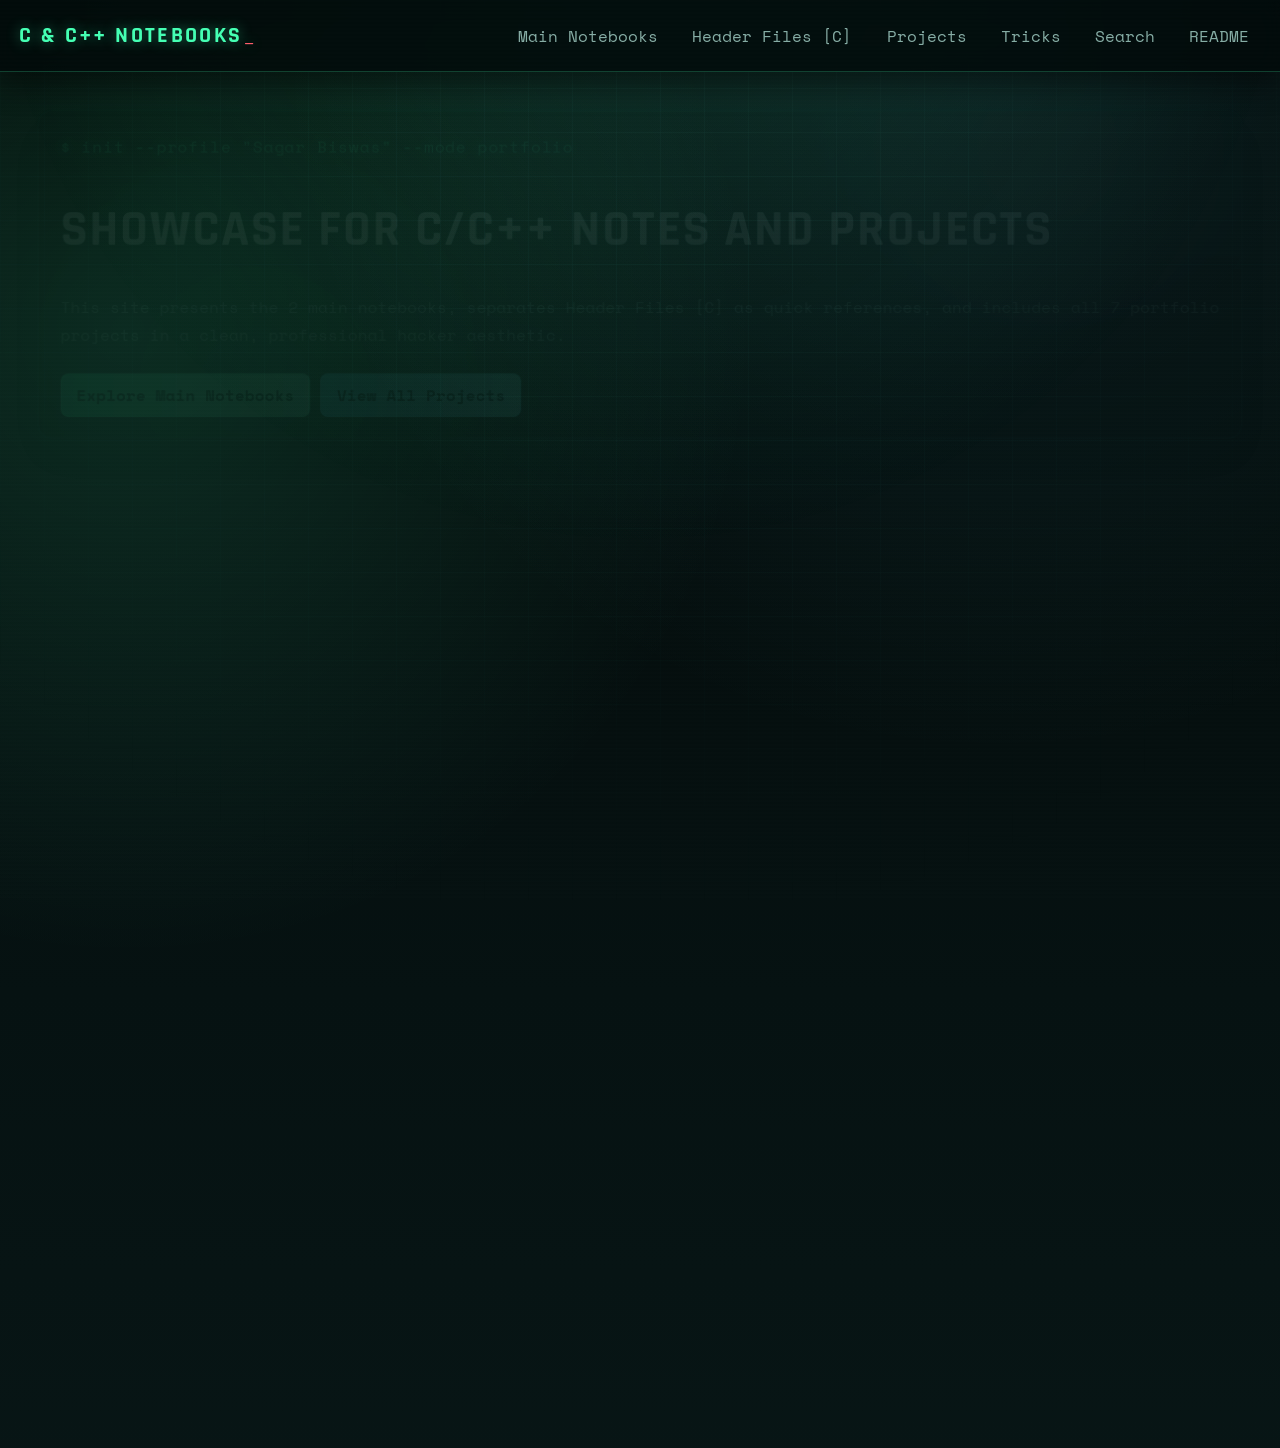
<file: index.html>
<!doctype html>
<html lang="en">

<head>
    <meta charset="utf-8" />
    <meta http-equiv="refresh" content="0; url=./docs/" />
    <meta name="viewport" content="width=device-width, initial-scale=1" />
    <title>C and C++ Notebooks | Sagar Biswas</title>
    <meta name="description"
        content="C and C++ notebooks by Sagar Biswas with core learning PDFs, C header references, and practical project walkthroughs." />
    <meta name="author" content="Sagar Biswas" />
    <meta name="robots" content="index, follow" />
    <link rel="canonical" href="https://sagarbiswas-multihat.github.io/C_Cpp-Notebooks/" />
    <link rel="alternate" type="application/atom+xml" title="C and C++ Notebooks — Sagar Biswas"
        href="https://sagarbiswas-multihat.github.io/C_Cpp-Notebooks/feed.xml" />
</head>

<body>
    <p>Redirecting to the C and C++ notebook hub...</p>
    <p>If you are not redirected, open <a href="./docs/">C and C++ Notebooks</a>.</p>
</body>

</html>
</file>
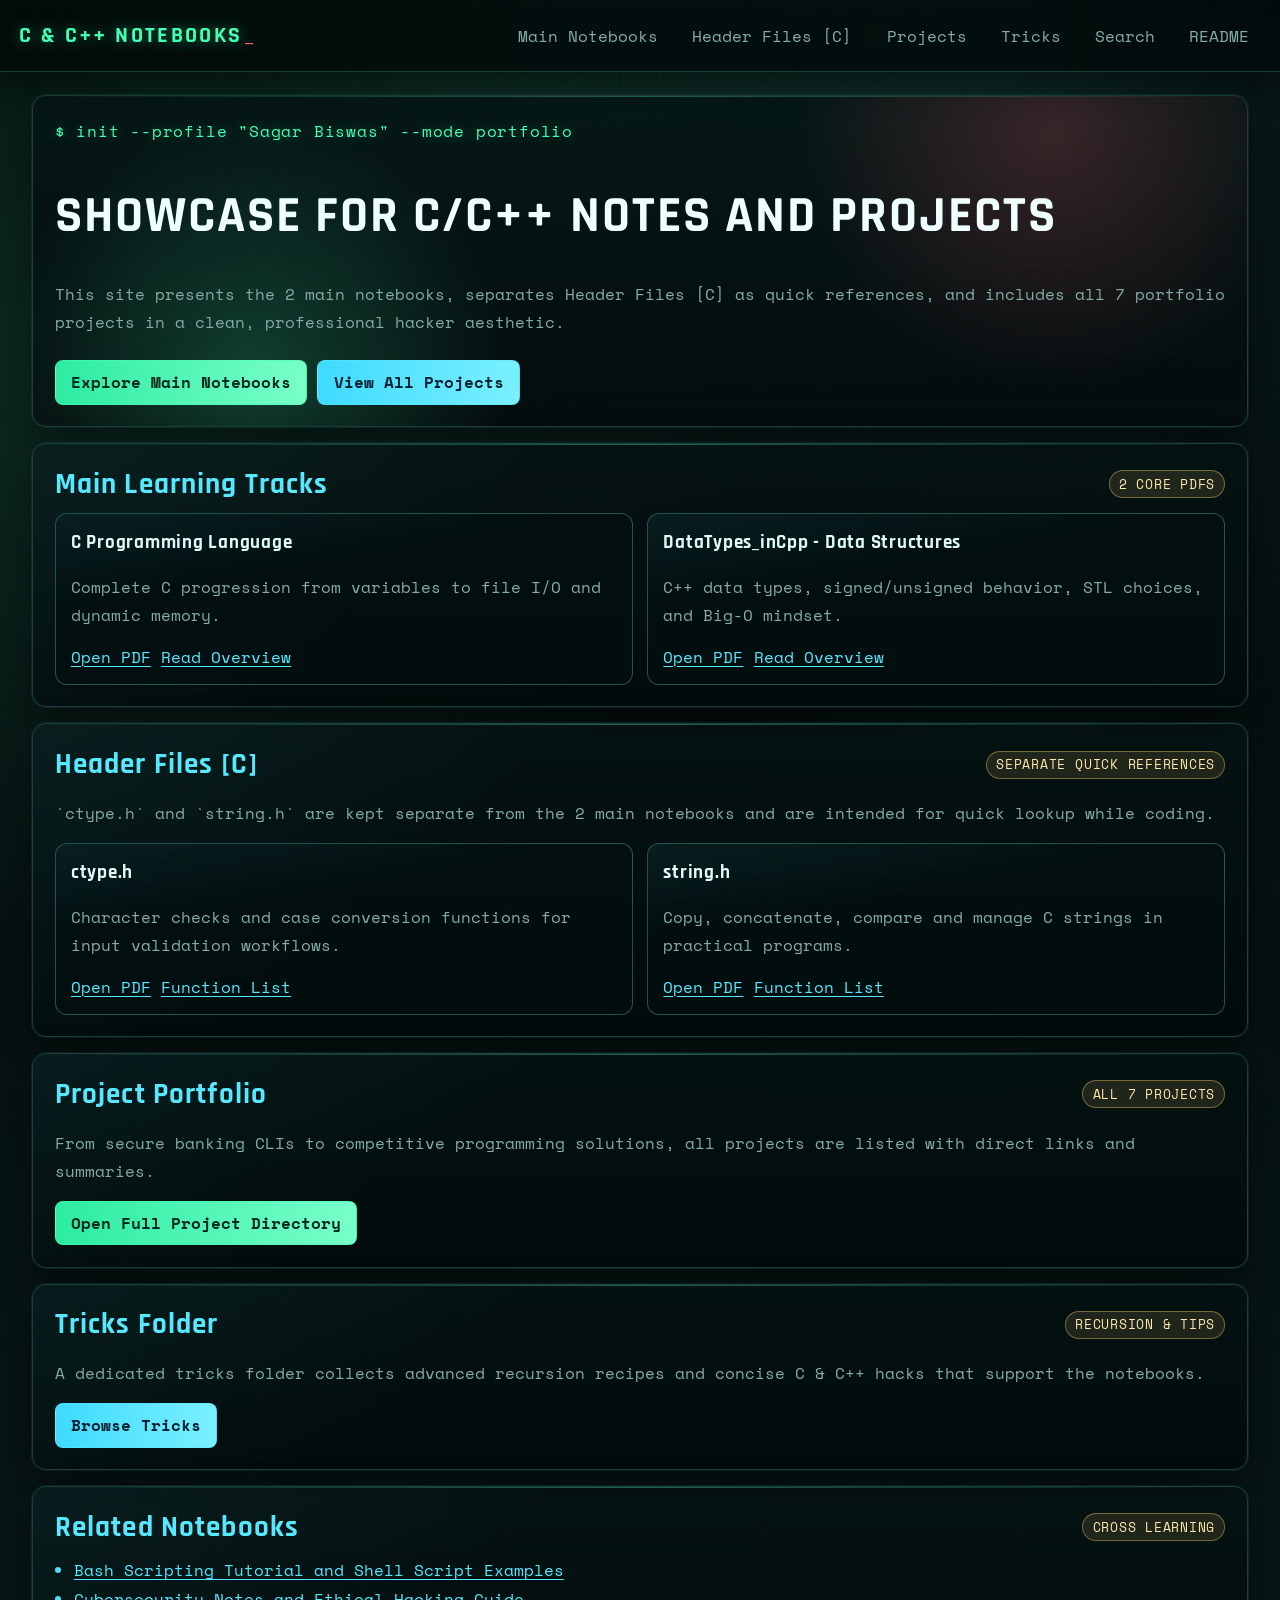
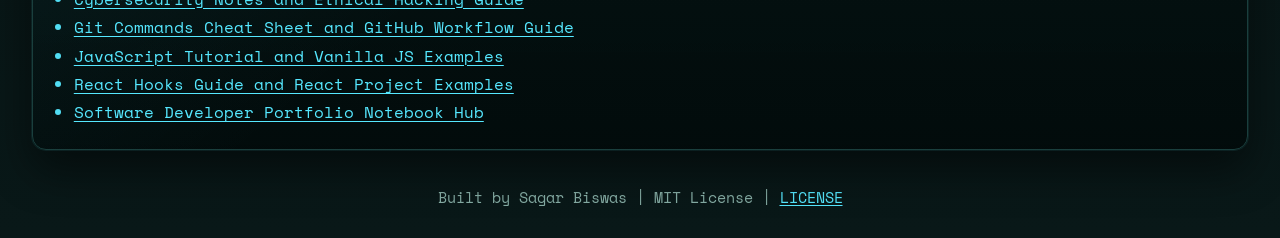
<file: docs/index.html>
<!doctype html>
<html lang="en">

<head>
  <meta charset="utf-8">
  <meta name="viewport" content="width=device-width, initial-scale=1">
  <title>C and C++ Notebooks | Sagar Biswas</title>
  <meta name="description"
    content="C and C++ notebooks by Sagar Biswas featuring core learning PDFs, C header references, hands-on CLI projects, and guided programming pages for mastery.">
  <meta name="author" content="Sagar Biswas">
  <meta name="robots" content="index, follow">
  <meta property="og:title" content="C and C++ Notebooks | Sagar Biswas">
  <meta property="og:description"
    content="Explore C and C++ notebooks, header-file references, and project walkthroughs in a single learning hub.">
  <meta property="og:type" content="website">
  <meta property="og:url" content="https://sagarbiswas-multihat.github.io/C_Cpp-Notebooks/">
  <meta property="og:image" content="https://sagarbiswas-multihat.github.io/assets/og-preview.svg">
  <meta property="og:image:alt" content="C and C++ Notebooks by Sagar Biswas">
  <meta name="twitter:card" content="summary_large_image">
  <meta name="twitter:title" content="C and C++ Notebooks | Sagar Biswas">
  <meta name="twitter:description"
    content="Practical C and C++ learning notebooks with quick-reference headers and project exercises.">
  <meta name="twitter:image" content="https://sagarbiswas-multihat.github.io/assets/og-preview.svg">
  <link rel="canonical" href="https://sagarbiswas-multihat.github.io/C_Cpp-Notebooks/">
  <link rel="alternate" type="application/atom+xml" title="C and C++ Notebooks — Sagar Biswas"
    href="https://sagarbiswas-multihat.github.io/C_Cpp-Notebooks/feed.xml">

  <script type="application/ld+json">
    {
      "@context": "https://schema.org",
      "@type": "CollectionPage",
      "name": "C and C++ Notebooks",
      "url": "https://sagarbiswas-multihat.github.io/C_Cpp-Notebooks/",
      "description": "C and C++ notebooks with reference headers and practical projects.",
      "author": {
        "@type": "Person",
        "name": "Sagar Biswas",
        "url": "https://sagarbiswas-multihat.github.io/"
      }
    }
  </script>
  <link rel="stylesheet" href="assets/css/main.css">
</head>

<body>
  <div class="scanline" aria-hidden="true"></div>

  <header class="topbar">
    <a class="brand" href="index.html">C & C++ Notebooks</a>
    <button class="menu-btn" aria-label="Toggle menu">Menu</button>
    <nav class="main-nav">
      <a href="pages/notebooks.html">Main Notebooks</a>
      <a href="pages/headers.html">Header Files [C]</a>
      <a href="pages/projects.html">Projects</a>
      <a href="pages/tricks.html">Tricks</a>
      <a href="pages/search.html">Search</a>
      <a href="../README.md">README</a>
    </nav>
  </header>

  <main>
    <section class="hero reveal">
      <p class="terminal-tag">$ init --profile "Sagar Biswas" --mode portfolio</p>
      <br>
      <h1>Showcase for C/C++ Notes and Projects</h1>
      <p class="hero-copy">
        This site presents the 2 main notebooks, separates Header Files [C] as quick references,
        and includes all 7 portfolio projects in a clean, professional hacker aesthetic.
      </p>
      <div class="cta-row">
        <a class="btn" href="pages/notebooks.html">Explore Main Notebooks</a>
        <a class="btn btn-alt" href="pages/projects.html">View All Projects</a>
      </div>
    </section>

    <section class="panel reveal">
      <div class="section-heading">
        <h2>Main Learning Tracks</h2>
        <span class="badge">2 Core PDFs</span>
      </div>
      <div class="grid">
        <article class="card">
          <h3>C Programming Language</h3>
          <p>Complete C progression from variables to file I/O and dynamic memory.</p>
          <div class="card-actions">
            <a href="../C%20Programming%20Language.pdf">Open PDF</a>
            <a href="pages/notebooks.html#c-notebook">Read Overview</a>
          </div>
        </article>
        <article class="card">
          <h3>DataTypes_inCpp - Data Structures</h3>
          <p>C++ data types, signed/unsigned behavior, STL choices, and Big-O mindset.</p>
          <div class="card-actions">
            <a href="../DataTypes_inCpp-DATA_STRUCTURES.pdf">Open PDF</a>
            <a href="pages/notebooks.html#cpp-notebook">Read Overview</a>
          </div>
        </article>
      </div>
    </section>

    <section class="panel reveal">
      <div class="section-heading">
        <h2>Header Files [C]</h2>
        <span class="badge">Separate Quick References</span>
      </div>
      <p class="muted">`ctype.h` and `string.h` are kept separate from the 2 main notebooks and are intended for quick
        lookup while coding.</p>
      <div class="grid">
        <article class="card">
          <h3>ctype.h</h3>
          <p>Character checks and case conversion functions for input validation workflows.</p>
          <div class="card-actions">
            <a href="../Header%20Files%20%5BC%5D/ctype.h%20Header%20File%20in%20C.pdf">Open PDF</a>
            <a href="pages/headers.html">Function List</a>
          </div>
        </article>
        <article class="card">
          <h3>string.h</h3>
          <p>Copy, concatenate, compare and manage C strings in practical programs.</p>
          <div class="card-actions">
            <a href="../Header%20Files%20%5BC%5D/string.h%20Header%20File%20in%20C.pdf">Open PDF</a>
            <a href="pages/headers.html">Function List</a>
          </div>
        </article>
      </div>
    </section>

    <section class="panel reveal">
      <div class="section-heading">
        <h2>Project Portfolio</h2>
        <span class="badge">All 7 Projects</span>
      </div>
      <p class="muted">From secure banking CLIs to competitive programming solutions, all projects are listed with
        direct links and summaries.</p>
      <a class="btn" href="pages/projects.html">Open Full Project Directory</a>
    </section>
    <section class="panel reveal">
      <div class="section-heading">
        <h2>Tricks Folder</h2>
        <span class="badge">Recursion & Tips</span>
      </div>
      <p class="muted">A dedicated tricks folder collects advanced recursion recipes and concise C & C++ hacks that
        support the notebooks.</p>
      <a class="btn btn-alt" href="pages/tricks.html">Browse Tricks</a>
    </section>

    <section class="panel reveal">
      <div class="section-heading">
        <h2>Related Notebooks</h2>
        <span class="badge">Cross Learning</span>
      </div>
      <nav aria-label="Related Notebooks">
        <ul class="project-list">
          <li><a href="https://sagarbiswas-multihat.github.io/BashScript-Notebooks/">Bash Scripting Tutorial and Shell
              Script Examples</a></li>
          <li><a href="https://sagarbiswas-multihat.github.io/Cybersecurity-Notebooks/">Cybersecurity Notes and Ethical
              Hacking Guide</a></li>
          <li><a href="https://sagarbiswas-multihat.github.io/GIT_and_GitHub-Notebooks/">Git Commands Cheat Sheet and
              GitHub Workflow Guide</a></li>
          <li><a href="https://sagarbiswas-multihat.github.io/JavaScript-Notebooks/">JavaScript Tutorial and Vanilla JS
              Examples</a></li>
          <li><a href="https://sagarbiswas-multihat.github.io/React-Notebooks/">React Hooks Guide and React Project
              Examples</a></li>
          <li><a href="https://sagarbiswas-multihat.github.io/notebooks/">Software Developer Portfolio Notebook Hub</a>
          </li>
        </ul>
      </nav>
    </section>
  </main>

  <footer>
    <p>Built by Sagar Biswas | MIT License | <a href="../LICENSE">LICENSE</a></p>
  </footer>

  <script src="assets/js/main.js"></script>
</body>

</html>
</file>
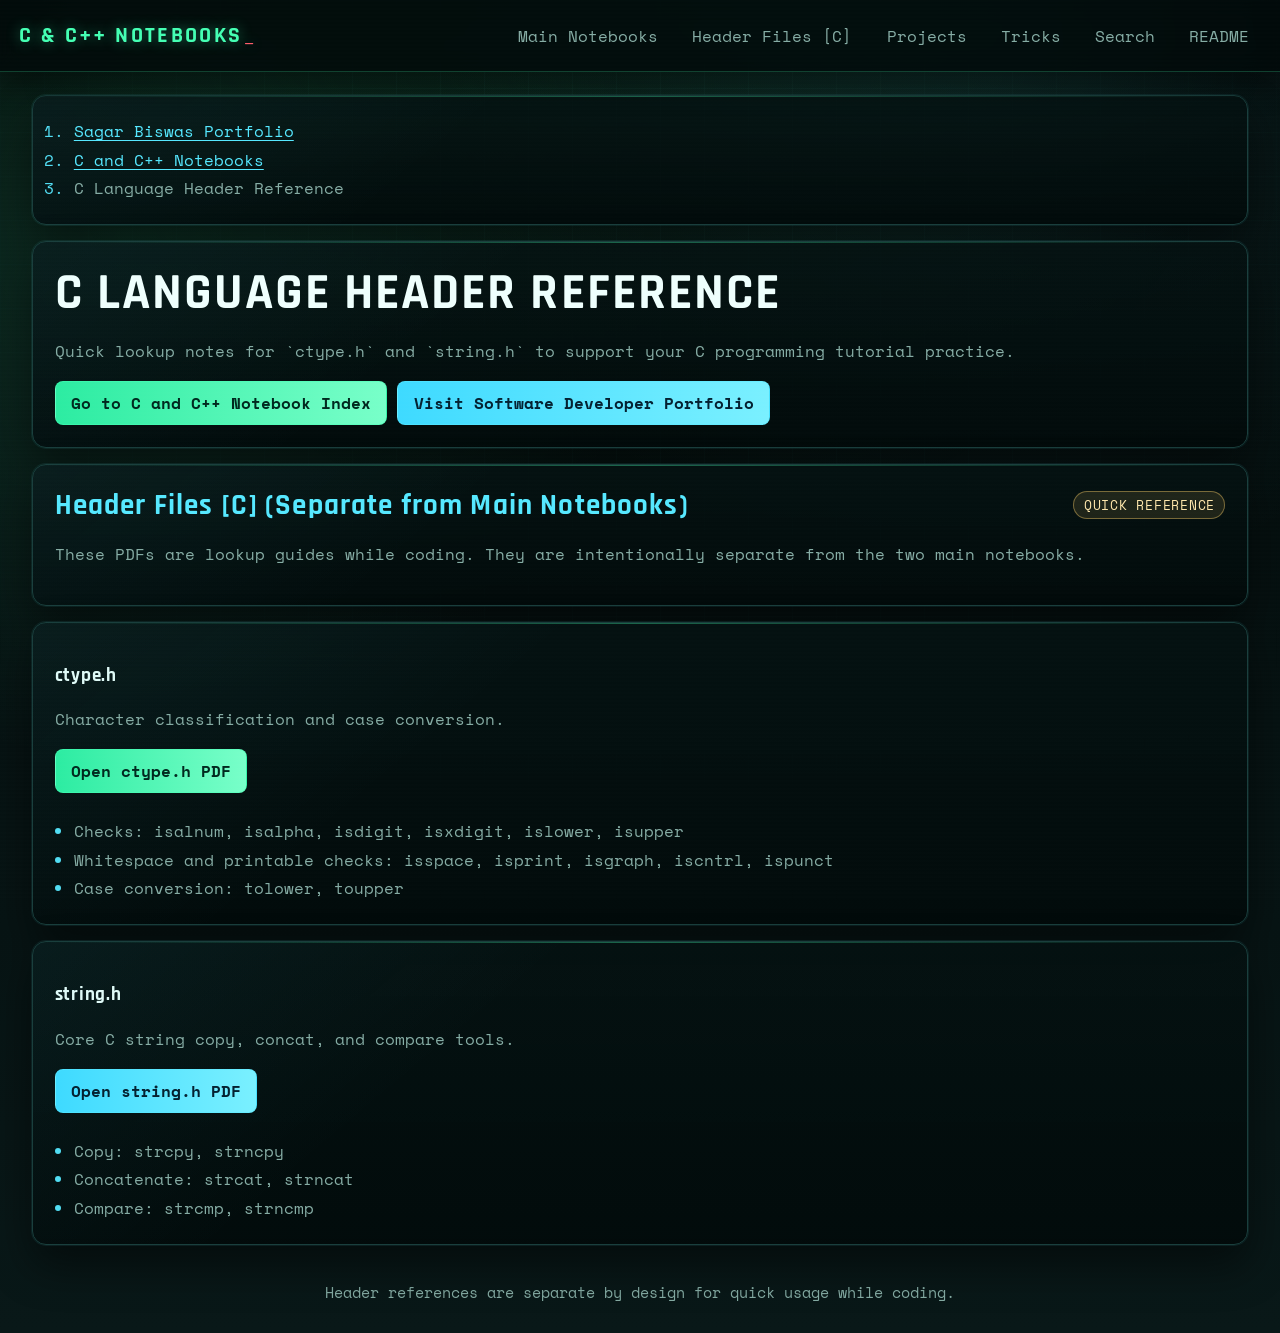
<file: docs/pages/headers.html>
<!doctype html>
<html lang="en">

<head>
    <meta charset="utf-8">
    <meta name="viewport" content="width=device-width, initial-scale=1">
    <title>C Language Header Reference | ctype.h and string.h</title>
    <meta name="description"
        content="C language header reference for ctype.h and string.h with beginner-friendly examples and quick lookup notes for C programming practice.">
    <meta name="robots" content="index,follow,max-image-preview:large">
    <link rel="canonical" href="https://sagarbiswas-multihat.github.io/C_Cpp-Notebooks/pages/headers.html">
    <link rel="alternate" type="application/atom+xml" title="C and C++ Notebooks — Sagar Biswas"
        href="https://sagarbiswas-multihat.github.io/C_Cpp-Notebooks/feed.xml">
    <script type="application/ld+json">
            {
                "@context": "https://schema.org",
                "@type": "BreadcrumbList",
                "itemListElement": [
                    {
                        "@type": "ListItem",
                        "position": 1,
                        "name": "Sagar Biswas Portfolio",
                        "item": "https://sagarbiswas-multihat.github.io/"
                    },
                    {
                        "@type": "ListItem",
                        "position": 2,
                        "name": "C and C++ Notebooks",
                        "item": "https://sagarbiswas-multihat.github.io/C_Cpp-Notebooks/"
                    },
                    {
                        "@type": "ListItem",
                        "position": 3,
                        "name": "C Language Header Reference",
                        "item": "https://sagarbiswas-multihat.github.io/C_Cpp-Notebooks/pages/headers.html"
                    }
                ]
            }
        </script>
    <script type="application/ld+json">
            {
                "@context": "https://schema.org",
                "@type": "TechArticle",
                "headline": "C Language Header Reference",
                "description": "C language header reference for ctype.h and string.h with beginner-friendly examples and quick lookup notes for C programming practice.",
                "author": {
                    "@type": "Person",
                    "name": "Sagar Biswas",
                    "url": "https://sagarbiswas-multihat.github.io/"
                },
                "publisher": {
                    "@type": "Person",
                    "name": "Sagar Biswas"
                },
                "datePublished": "2026-03-15",
                "dateModified": "2026-03-15",
                "mainEntityOfPage": "https://sagarbiswas-multihat.github.io/C_Cpp-Notebooks/pages/headers.html",
                "keywords": "C programming tutorial, C language examples for beginners, C header files",
                "articleSection": "C and C++ Notebooks"
            }
        </script>
    <link rel="stylesheet" href="../assets/css/main.css">
</head>

<body>
    <div class="scanline" aria-hidden="true"></div>
    <header class="topbar">
        <a class="brand" href="../index.html">C & C++ Notebooks</a>
        <button class="menu-btn" aria-label="Toggle menu">Menu</button>
        <nav class="main-nav">
            <a href="notebooks.html">Main Notebooks</a>
            <a href="headers.html">Header Files [C]</a>
            <a href="projects.html">Projects</a>
            <a href="tricks.html">Tricks</a>
            <a href="search.html">Search</a>
            <a href="../../README.md">README</a>
        </nav>
    </header>

    <main>
        <nav aria-label="Breadcrumb" class="panel reveal" style="margin-bottom: 1rem;">
            <ol class="project-list">
                <li><a href="https://sagarbiswas-multihat.github.io/">Sagar Biswas Portfolio</a></li>
                <li><a href="https://sagarbiswas-multihat.github.io/C_Cpp-Notebooks/">C and C++ Notebooks</a></li>
                <li>C Language Header Reference</li>
            </ol>
        </nav>

        <section class="panel reveal">
            <h1>C Language Header Reference</h1>
            <p class="muted">Quick lookup notes for `ctype.h` and `string.h` to support your C programming tutorial
                practice.</p>
            <div class="card-actions">
                <a class="btn" href="https://sagarbiswas-multihat.github.io/C_Cpp-Notebooks/">Go to C and C++ Notebook
                    Index</a>
                <a class="btn btn-alt" href="https://sagarbiswas-multihat.github.io/">Visit Software Developer
                    Portfolio</a>
            </div>
        </section>

        <section class="panel reveal">
            <div class="section-heading">
                <h2>Header Files [C] (Separate from Main Notebooks)</h2>
                <span class="badge">Quick Reference</span>
            </div>
            <p class="muted">These PDFs are lookup guides while coding. They are intentionally separate from the two
                main notebooks.</p>
        </section>

        <section class="panel reveal">
            <h3>ctype.h</h3>
            <p class="muted">Character classification and case conversion.</p>
            <div class="card-actions">
                <a class="btn" href="../../Header%20Files%20%5BC%5D/ctype.h%20Header%20File%20in%20C.pdf">Open ctype.h
                    PDF</a>
            </div>
            <br>
            <ul class="project-list">
                <li>Checks: isalnum, isalpha, isdigit, isxdigit, islower, isupper</li>
                <li>Whitespace and printable checks: isspace, isprint, isgraph, iscntrl, ispunct</li>
                <li>Case conversion: tolower, toupper</li>
            </ul>
        </section>

        <section class="panel reveal">
            <h3>string.h</h3>
            <p class="muted">Core C string copy, concat, and compare tools.</p>
            <div class="card-actions">
                <a class="btn btn-alt" href="../../Header%20Files%20%5BC%5D/string.h%20Header%20File%20in%20C.pdf">Open
                    string.h PDF</a>
            </div>
            <br>
            <ul class="project-list">
                <li>Copy: strcpy, strncpy</li>
                <li>Concatenate: strcat, strncat</li>
                <li>Compare: strcmp, strncmp</li>
            </ul>
        </section>
    </main>

    <footer>
        <p>Header references are separate by design for quick usage while coding.</p>
    </footer>

    <script src="../assets/js/main.js"></script>
</body>

</html>
</file>
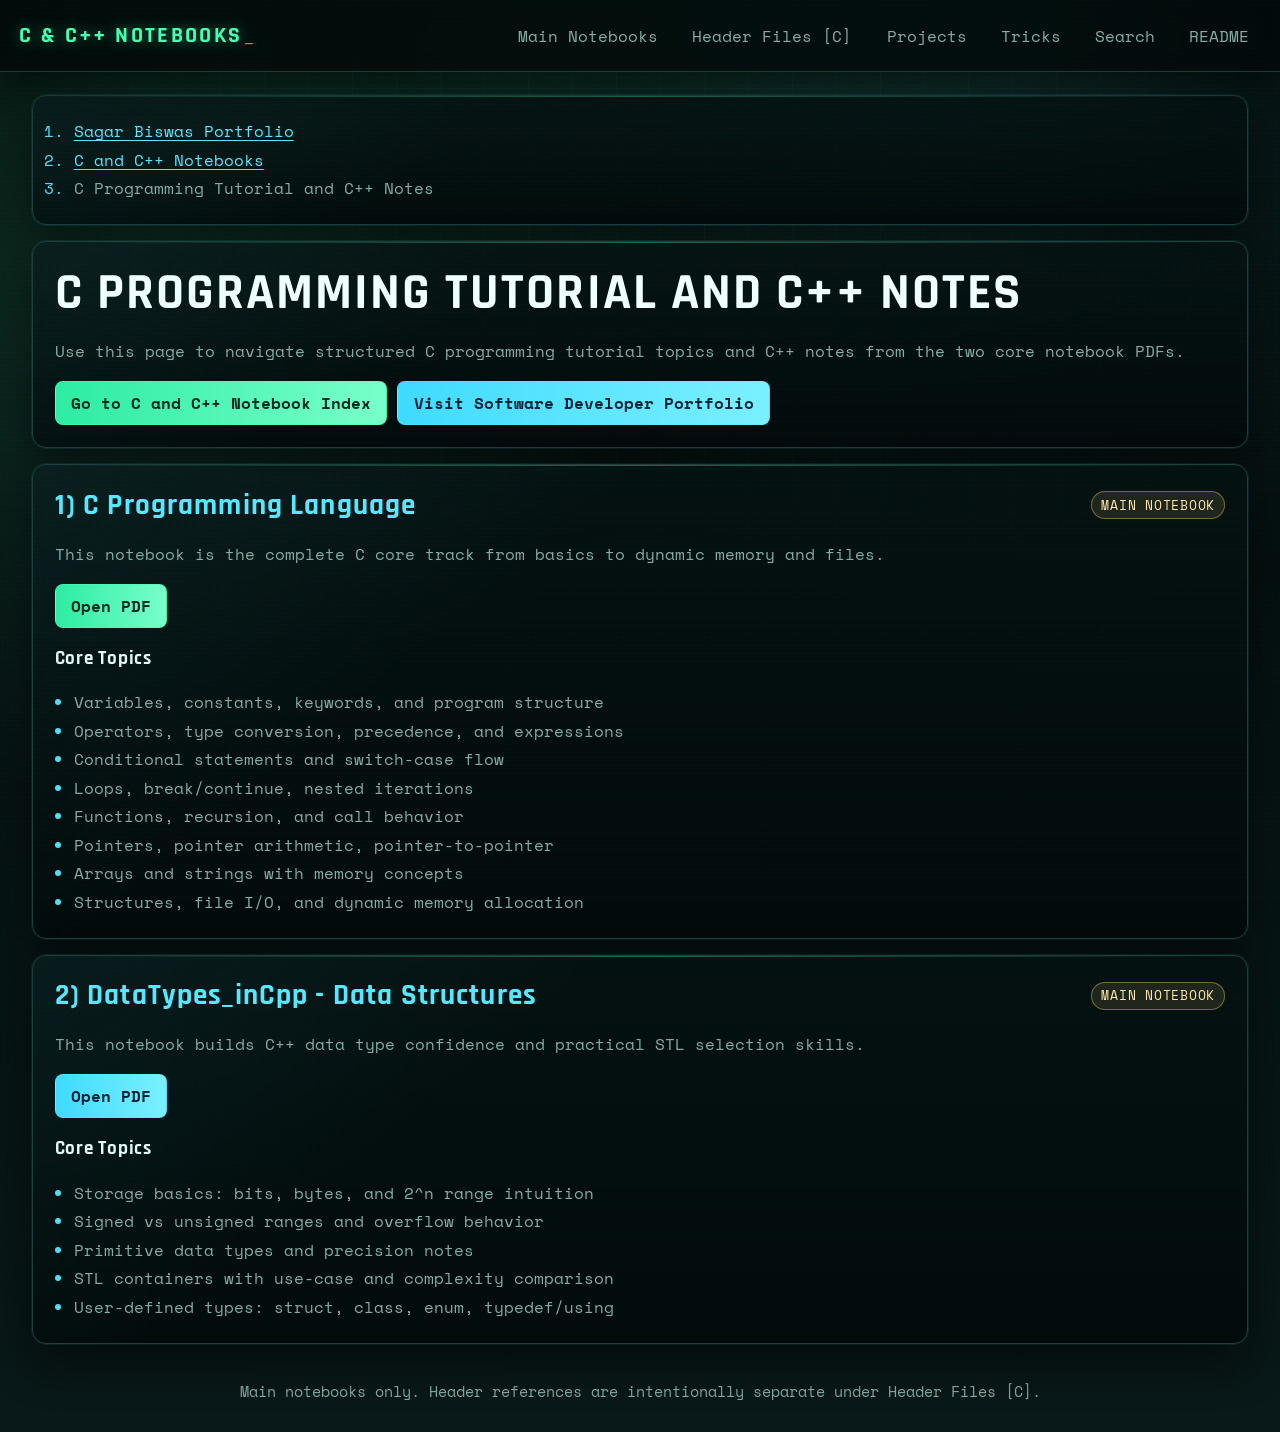
<file: docs/pages/notebooks.html>
<!doctype html>
<html lang="en">

<head>
    <meta charset="utf-8">
    <meta name="viewport" content="width=device-width, initial-scale=1">
    <title>C Programming Tutorial and C++ Notes | Main Notebooks</title>
    <meta name="description"
        content="C programming tutorial and C++ notes with core topics, subtopics, and direct notebook links for beginner to intermediate learners.">
    <meta name="robots" content="index,follow,max-image-preview:large">
    <link rel="canonical" href="https://sagarbiswas-multihat.github.io/C_Cpp-Notebooks/pages/notebooks.html">
    <link rel="alternate" type="application/atom+xml" title="C and C++ Notebooks — Sagar Biswas"
        href="https://sagarbiswas-multihat.github.io/C_Cpp-Notebooks/feed.xml">
    <script type="application/ld+json">
            {
                "@context": "https://schema.org",
                "@type": "BreadcrumbList",
                "itemListElement": [
                    {
                        "@type": "ListItem",
                        "position": 1,
                        "name": "Sagar Biswas Portfolio",
                        "item": "https://sagarbiswas-multihat.github.io/"
                    },
                    {
                        "@type": "ListItem",
                        "position": 2,
                        "name": "C and C++ Notebooks",
                        "item": "https://sagarbiswas-multihat.github.io/C_Cpp-Notebooks/"
                    },
                    {
                        "@type": "ListItem",
                        "position": 3,
                        "name": "C Programming Tutorial and C++ Notes",
                        "item": "https://sagarbiswas-multihat.github.io/C_Cpp-Notebooks/pages/notebooks.html"
                    }
                ]
            }
        </script>
    <script type="application/ld+json">
            {
                "@context": "https://schema.org",
                "@type": "TechArticle",
                "headline": "C Programming Tutorial and C++ Notes",
                "description": "C programming tutorial and C++ notes with core topics, subtopics, and direct notebook links for beginner to intermediate learners.",
                "author": {
                    "@type": "Person",
                    "name": "Sagar Biswas",
                    "url": "https://sagarbiswas-multihat.github.io/"
                },
                "publisher": {
                    "@type": "Person",
                    "name": "Sagar Biswas"
                },
                "datePublished": "2026-03-15",
                "dateModified": "2026-03-15",
                "mainEntityOfPage": "https://sagarbiswas-multihat.github.io/C_Cpp-Notebooks/pages/notebooks.html",
                "keywords": "C programming tutorial, C++ notes, C language examples for beginners",
                "articleSection": "C and C++ Notebooks"
            }
        </script>
    <link rel="stylesheet" href="../assets/css/main.css">
</head>

<body>
    <div class="scanline" aria-hidden="true"></div>
    <header class="topbar">
        <a class="brand" href="../index.html">C & C++ Notebooks</a>
        <button class="menu-btn" aria-label="Toggle menu">Menu</button>
        <nav class="main-nav">
            <a href="notebooks.html">Main Notebooks</a>
            <a href="headers.html">Header Files [C]</a>
            <a href="projects.html">Projects</a>
            <a href="tricks.html">Tricks</a>
            <a href="search.html">Search</a>
            <a href="../../README.md">README</a>
        </nav>
    </header>

    <main>
        <nav aria-label="Breadcrumb" class="panel reveal" style="margin-bottom: 1rem;">
            <ol class="project-list">
                <li><a href="https://sagarbiswas-multihat.github.io/">Sagar Biswas Portfolio</a></li>
                <li><a href="https://sagarbiswas-multihat.github.io/C_Cpp-Notebooks/">C and C++ Notebooks</a></li>
                <li>C Programming Tutorial and C++ Notes</li>
            </ol>
        </nav>

        <section class="panel reveal">
            <h1>C Programming Tutorial and C++ Notes</h1>
            <p class="muted">Use this page to navigate structured C programming tutorial topics and C++ notes from the
                two core notebook PDFs.</p>
            <div class="card-actions">
                <a class="btn" href="https://sagarbiswas-multihat.github.io/C_Cpp-Notebooks/">Go to C and C++ Notebook
                    Index</a>
                <a class="btn btn-alt" href="https://sagarbiswas-multihat.github.io/">Visit Software Developer
                    Portfolio</a>
            </div>
        </section>

        <section class="panel reveal" id="c-notebook">
            <div class="section-heading">
                <h2>1) C Programming Language</h2>
                <span class="badge">Main Notebook</span>
            </div>
            <p class="muted">This notebook is the complete C core track from basics to dynamic memory and files.</p>
            <div class="card-actions">
                <a class="btn" href="../../C%20Programming%20Language.pdf">Open PDF</a>
            </div>
            <h3>Core Topics</h3>
            <ul class="project-list">
                <li>Variables, constants, keywords, and program structure</li>
                <li>Operators, type conversion, precedence, and expressions</li>
                <li>Conditional statements and switch-case flow</li>
                <li>Loops, break/continue, nested iterations</li>
                <li>Functions, recursion, and call behavior</li>
                <li>Pointers, pointer arithmetic, pointer-to-pointer</li>
                <li>Arrays and strings with memory concepts</li>
                <li>Structures, file I/O, and dynamic memory allocation</li>
            </ul>
        </section>

        <section class="panel reveal" id="cpp-notebook">
            <div class="section-heading">
                <h2>2) DataTypes_inCpp - Data Structures</h2>
                <span class="badge">Main Notebook</span>
            </div>
            <p class="muted">This notebook builds C++ data type confidence and practical STL selection skills.</p>
            <div class="card-actions">
                <a class="btn btn-alt" href="../../DataTypes_inCpp-DATA_STRUCTURES.pdf">Open PDF</a>
            </div>
            <h3>Core Topics</h3>
            <ul class="project-list">
                <li>Storage basics: bits, bytes, and 2^n range intuition</li>
                <li>Signed vs unsigned ranges and overflow behavior</li>
                <li>Primitive data types and precision notes</li>
                <li>STL containers with use-case and complexity comparison</li>
                <li>User-defined types: struct, class, enum, typedef/using</li>
            </ul>
        </section>
    </main>

    <footer>
        <p>Main notebooks only. Header references are intentionally separate under Header Files [C].</p>
    </footer>

    <script src="../assets/js/main.js"></script>
</body>

</html>
</file>
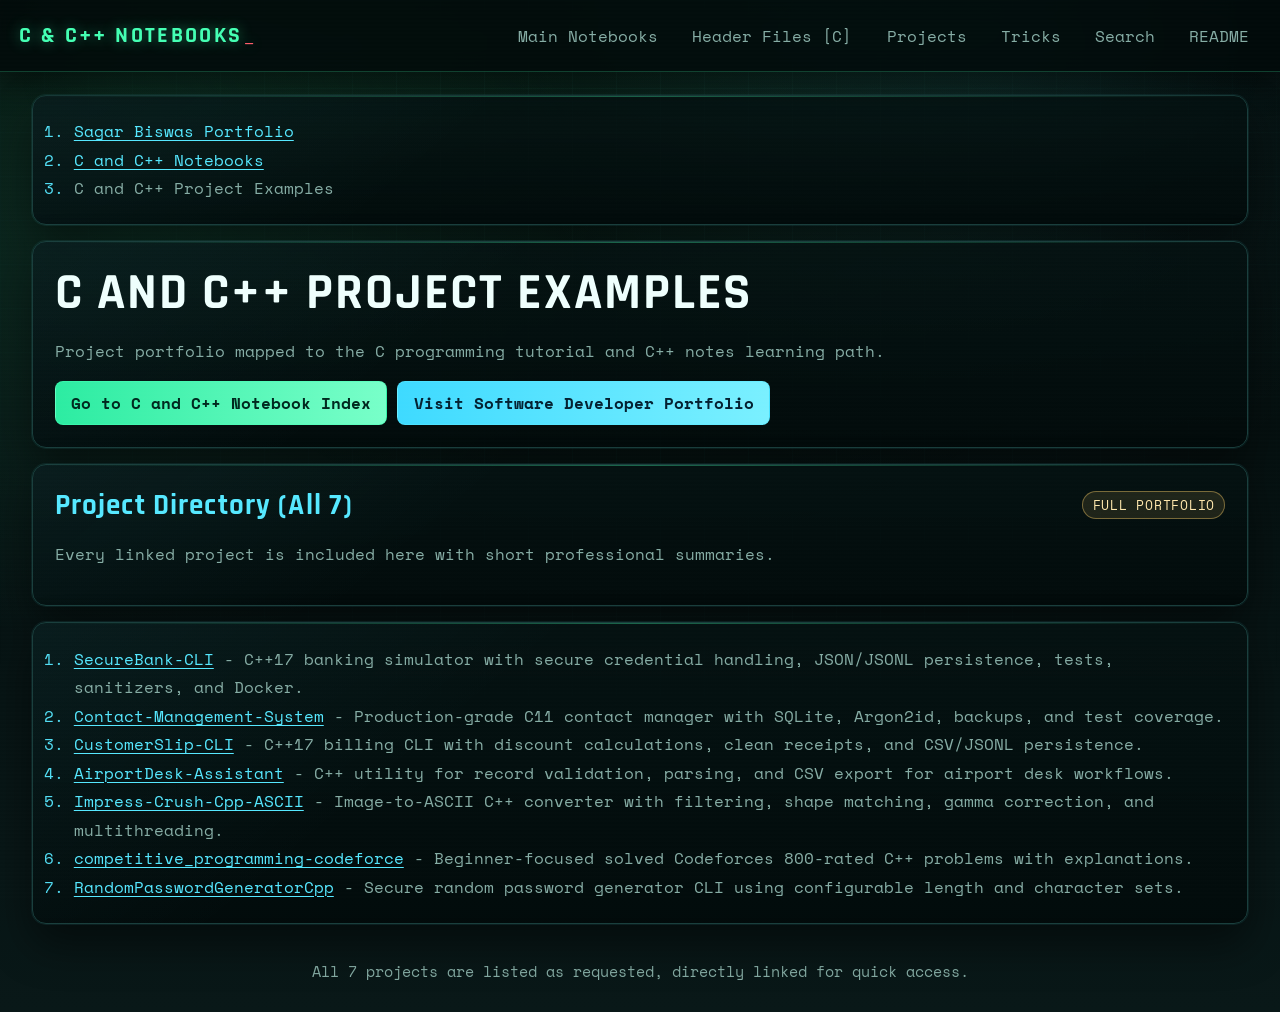
<file: docs/pages/projects.html>
<!doctype html>
<html lang="en">

<head>
    <meta charset="utf-8">
    <meta name="viewport" content="width=device-width, initial-scale=1">
    <title>C and C++ Project Examples | Notebook Portfolio</title>
    <meta name="description"
        content="C and C++ project examples linked to the notebooks, including secure CLI projects, utilities, and beginner-friendly engineering exercises.">
    <meta name="robots" content="index,follow,max-image-preview:large">
    <link rel="canonical" href="https://sagarbiswas-multihat.github.io/C_Cpp-Notebooks/pages/projects.html">
    <link rel="alternate" type="application/atom+xml" title="C and C++ Notebooks — Sagar Biswas"
        href="https://sagarbiswas-multihat.github.io/C_Cpp-Notebooks/feed.xml">
    <script type="application/ld+json">
            {
                "@context": "https://schema.org",
                "@type": "BreadcrumbList",
                "itemListElement": [
                    {
                        "@type": "ListItem",
                        "position": 1,
                        "name": "Sagar Biswas Portfolio",
                        "item": "https://sagarbiswas-multihat.github.io/"
                    },
                    {
                        "@type": "ListItem",
                        "position": 2,
                        "name": "C and C++ Notebooks",
                        "item": "https://sagarbiswas-multihat.github.io/C_Cpp-Notebooks/"
                    },
                    {
                        "@type": "ListItem",
                        "position": 3,
                        "name": "C and C++ Project Examples",
                        "item": "https://sagarbiswas-multihat.github.io/C_Cpp-Notebooks/pages/projects.html"
                    }
                ]
            }
        </script>
    <script type="application/ld+json">
            {
                "@context": "https://schema.org",
                "@type": "TechArticle",
                "headline": "C and C++ Project Examples",
                "description": "C and C++ project examples linked to the notebooks, including secure CLI projects, utilities, and beginner-friendly engineering exercises.",
                "author": {
                    "@type": "Person",
                    "name": "Sagar Biswas",
                    "url": "https://sagarbiswas-multihat.github.io/"
                },
                "publisher": {
                    "@type": "Person",
                    "name": "Sagar Biswas"
                },
                "datePublished": "2026-03-15",
                "dateModified": "2026-03-15",
                "mainEntityOfPage": "https://sagarbiswas-multihat.github.io/C_Cpp-Notebooks/pages/projects.html",
                "keywords": "C programming tutorial, C++ notes, C language examples for beginners",
                "articleSection": "C and C++ Notebooks"
            }
        </script>
    <link rel="stylesheet" href="../assets/css/main.css">
</head>

<body>
    <div class="scanline" aria-hidden="true"></div>
    <header class="topbar">
        <a class="brand" href="../index.html">C & C++ Notebooks</a>
        <button class="menu-btn" aria-label="Toggle menu">Menu</button>
        <nav class="main-nav">
            <a href="notebooks.html">Main Notebooks</a>
            <a href="headers.html">Header Files [C]</a>
            <a href="projects.html">Projects</a>
            <a href="tricks.html">Tricks</a>
            <a href="search.html">Search</a>
            <a href="../../README.md">README</a>
        </nav>
    </header>

    <main>
        <nav aria-label="Breadcrumb" class="panel reveal" style="margin-bottom: 1rem;">
            <ol class="project-list">
                <li><a href="https://sagarbiswas-multihat.github.io/">Sagar Biswas Portfolio</a></li>
                <li><a href="https://sagarbiswas-multihat.github.io/C_Cpp-Notebooks/">C and C++ Notebooks</a></li>
                <li>C and C++ Project Examples</li>
            </ol>
        </nav>

        <section class="panel reveal">
            <h1>C and C++ Project Examples</h1>
            <p class="muted">Project portfolio mapped to the C programming tutorial and C++ notes learning path.</p>
            <div class="card-actions">
                <a class="btn" href="https://sagarbiswas-multihat.github.io/C_Cpp-Notebooks/">Go to C and C++ Notebook
                    Index</a>
                <a class="btn btn-alt" href="https://sagarbiswas-multihat.github.io/">Visit Software Developer
                    Portfolio</a>
            </div>
        </section>

        <section class="panel reveal">
            <div class="section-heading">
                <h2>Project Directory (All 7)</h2>
                <span class="badge">Full Portfolio</span>
            </div>
            <p class="muted">Every linked project is included here with short professional summaries.</p>
        </section>

        <section class="panel reveal">
            <ol class="project-list">
                <li><a href="https://github.com/SagarBiswas-MultiHAT/SecureBank-CLI">SecureBank-CLI</a> - C++17 banking
                    simulator with secure credential handling, JSON/JSONL persistence, tests, sanitizers, and Docker.
                </li>
                <li><a
                        href="https://github.com/SagarBiswas-MultiHAT/Contact-Management-System">Contact-Management-System</a>
                    - Production-grade C11 contact manager with SQLite, Argon2id, backups, and test coverage.</li>
                <li><a href="https://github.com/SagarBiswas-MultiHAT/CustomerSlip-CLI">CustomerSlip-CLI</a> - C++17
                    billing CLI with discount calculations, clean receipts, and CSV/JSONL persistence.</li>
                <li><a href="https://github.com/SagarBiswas-MultiHAT/AirportDesk-Assistant">AirportDesk-Assistant</a> -
                    C++ utility for record validation, parsing, and CSV export for airport desk workflows.</li>
                <li><a
                        href="https://github.com/SagarBiswas-MultiHAT/Impress-Crush-Cpp-ASCII">Impress-Crush-Cpp-ASCII</a>
                    - Image-to-ASCII C++ converter with filtering, shape matching, gamma correction, and multithreading.
                </li>
                <li><a
                        href="https://github.com/SagarBiswas-MultiHAT/competitive_programming-codeforce">competitive_programming-codeforce</a>
                    - Beginner-focused solved Codeforces 800-rated C++ problems with explanations.</li>
                <li><a
                        href="https://github.com/SagarBiswas-MultiHAT/RandomPasswordGeneratorCpp">RandomPasswordGeneratorCpp</a>
                    - Secure random password generator CLI using configurable length and character sets.</li>
            </ol>
        </section>
    </main>

    <footer>
        <p>All 7 projects are listed as requested, directly linked for quick access.</p>
    </footer>

    <script src="../assets/js/main.js"></script>
</body>

</html>
</file>
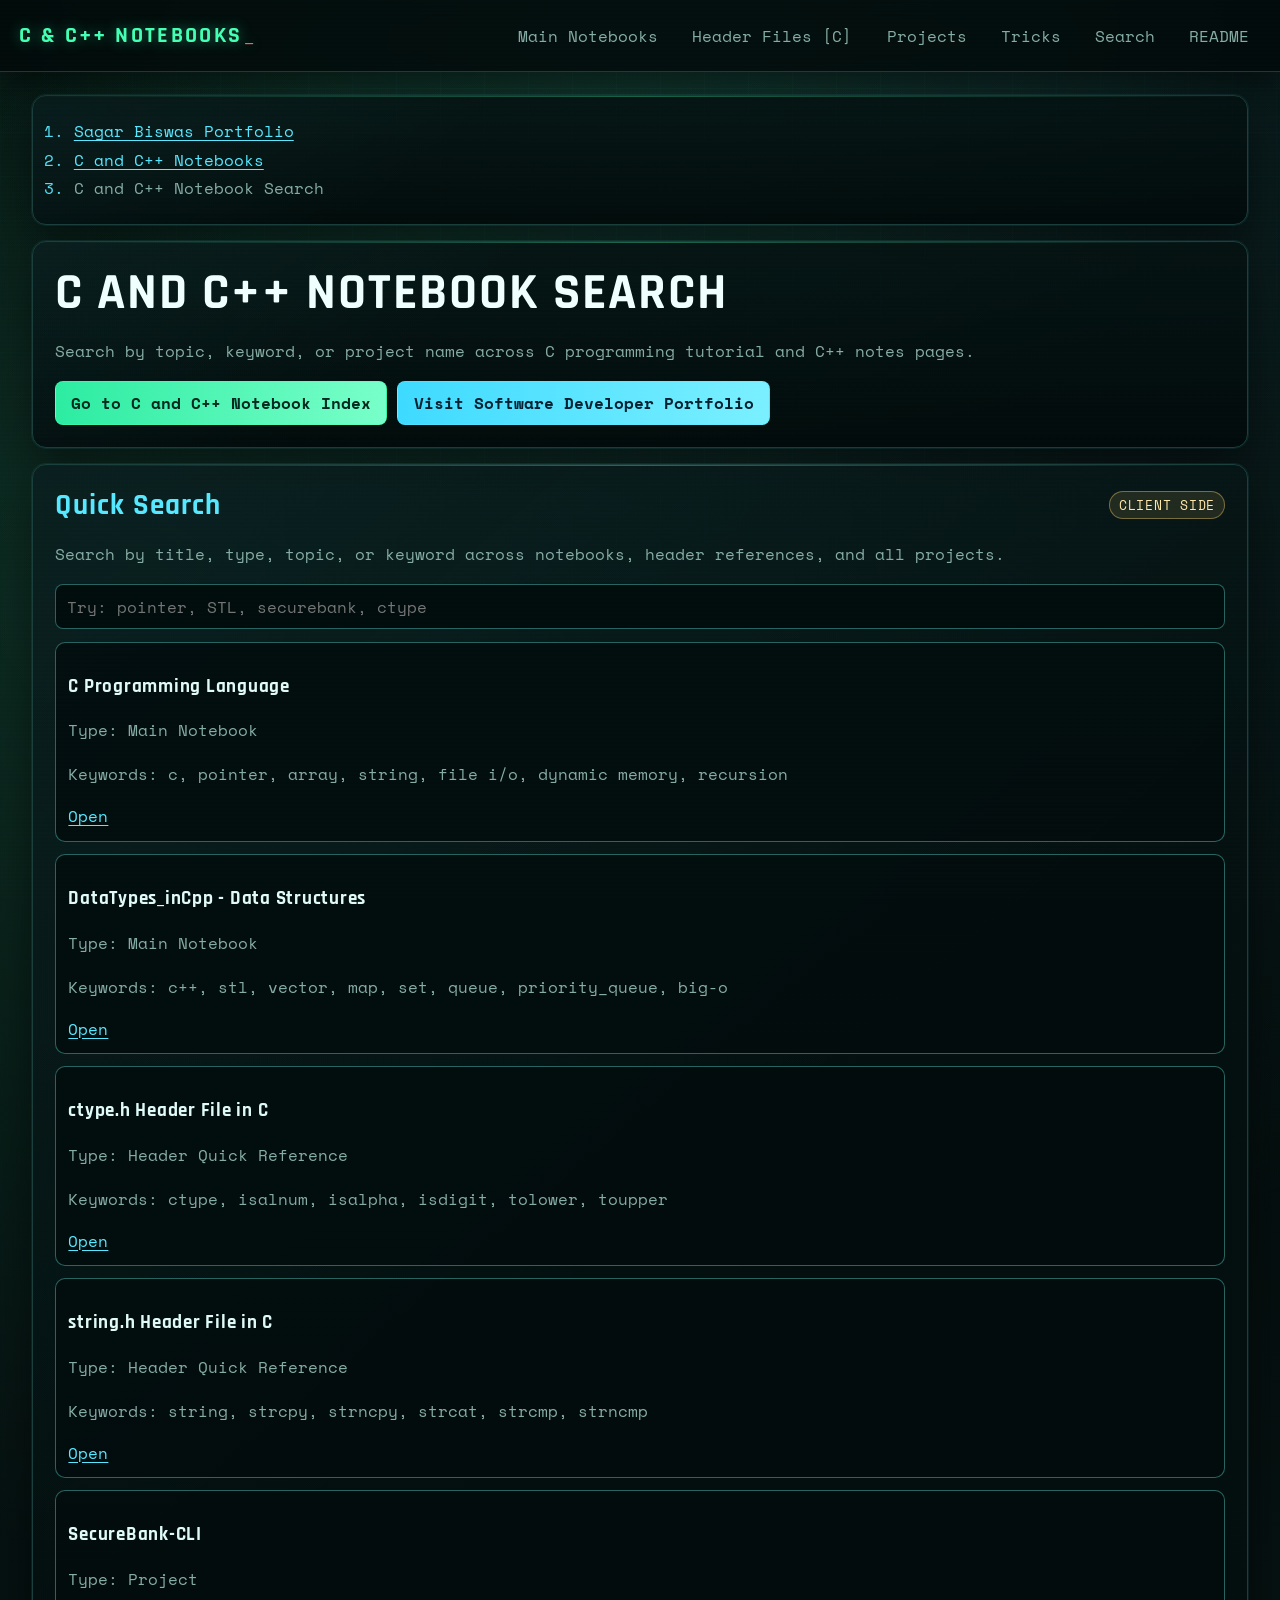
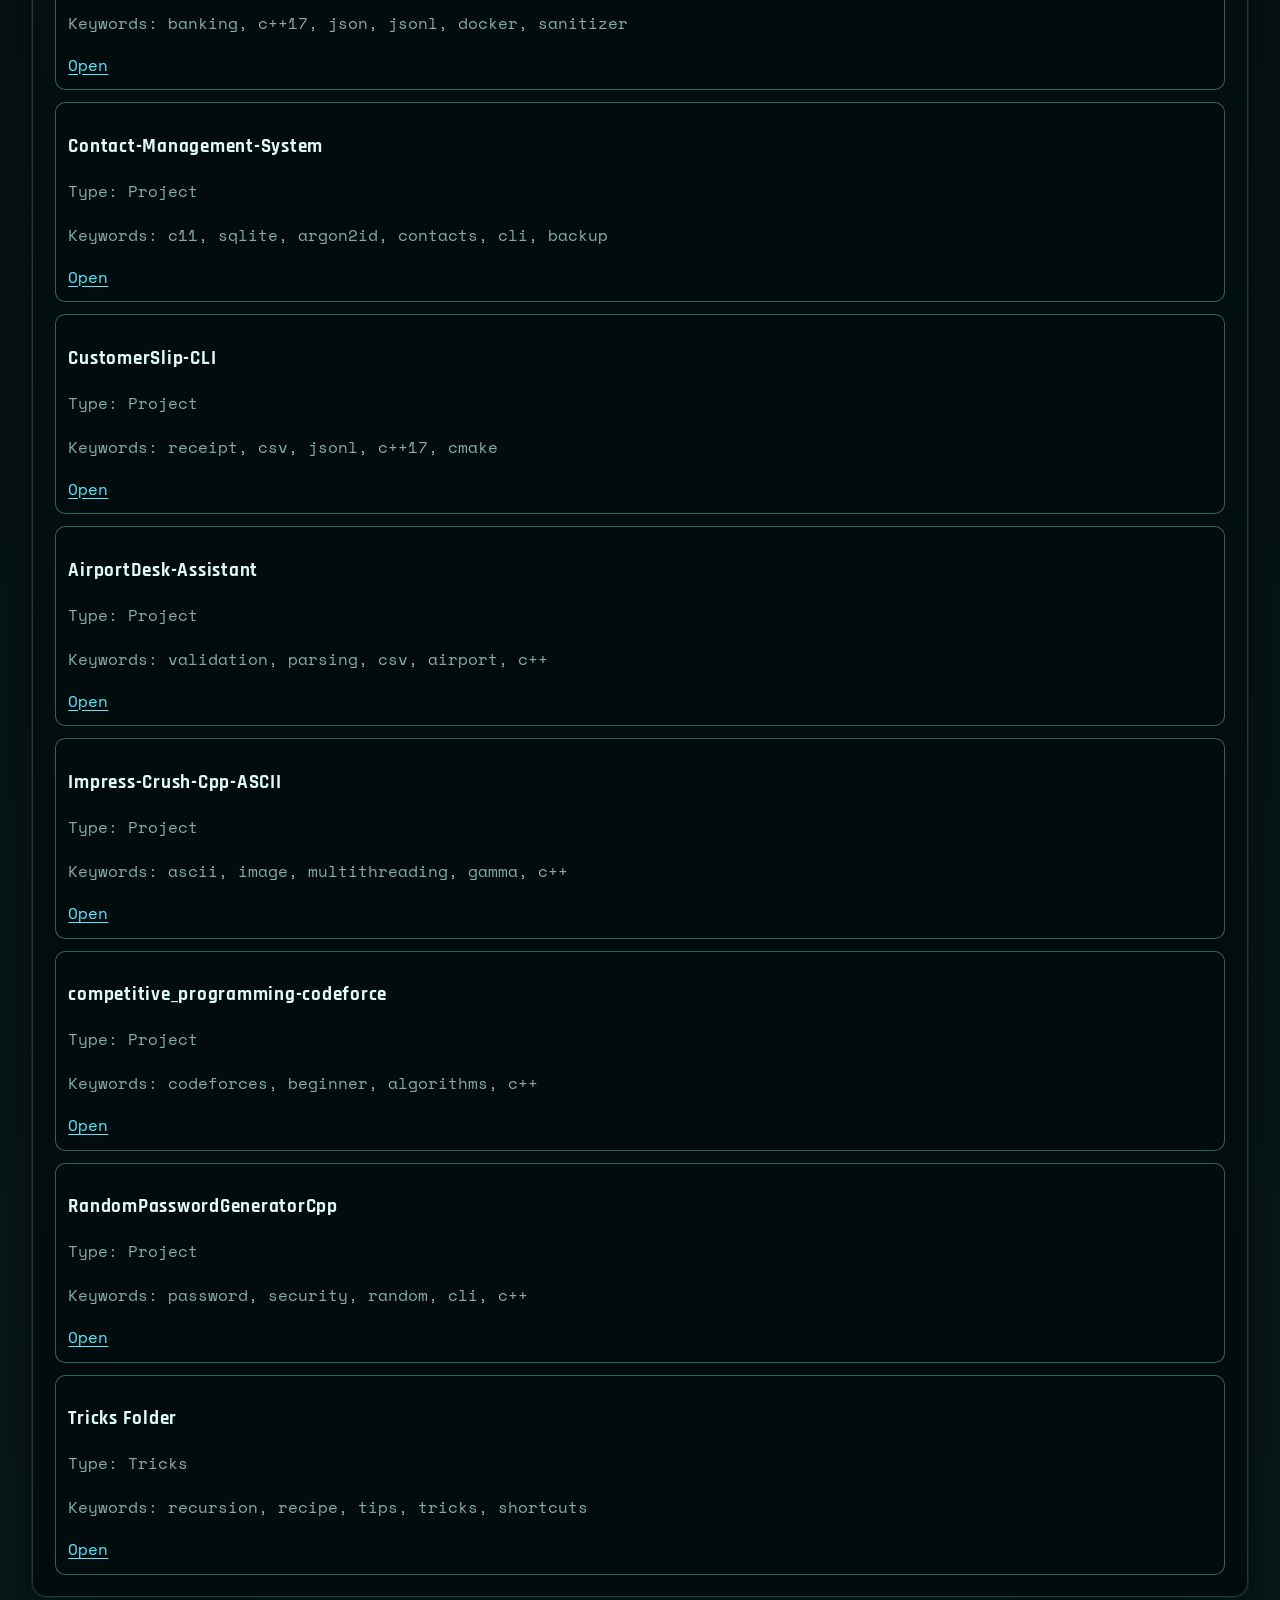
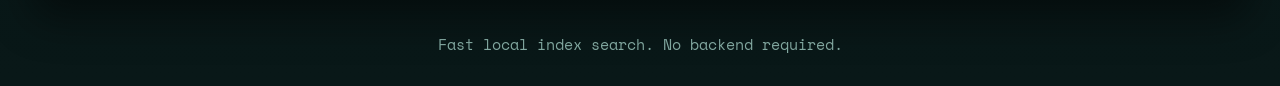
<file: docs/pages/search.html>
<!doctype html>
<html lang="en">

<head>
    <meta charset="utf-8">
    <meta name="viewport" content="width=device-width, initial-scale=1">
    <title>C and C++ Notebook Search | Topic Finder</title>
    <meta name="description"
        content="Search C programming tutorial topics, C++ notes, header references, and project pages in the C and C++ notebook site.">
    <meta name="robots" content="index,follow,max-image-preview:large">
    <link rel="canonical" href="https://sagarbiswas-multihat.github.io/C_Cpp-Notebooks/pages/search.html">
    <link rel="alternate" type="application/atom+xml" title="C and C++ Notebooks — Sagar Biswas"
        href="https://sagarbiswas-multihat.github.io/C_Cpp-Notebooks/feed.xml">
    <script type="application/ld+json">
            {
                "@context": "https://schema.org",
                "@type": "BreadcrumbList",
                "itemListElement": [
                    {
                        "@type": "ListItem",
                        "position": 1,
                        "name": "Sagar Biswas Portfolio",
                        "item": "https://sagarbiswas-multihat.github.io/"
                    },
                    {
                        "@type": "ListItem",
                        "position": 2,
                        "name": "C and C++ Notebooks",
                        "item": "https://sagarbiswas-multihat.github.io/C_Cpp-Notebooks/"
                    },
                    {
                        "@type": "ListItem",
                        "position": 3,
                        "name": "C and C++ Notebook Search",
                        "item": "https://sagarbiswas-multihat.github.io/C_Cpp-Notebooks/pages/search.html"
                    }
                ]
            }
        </script>
    <script type="application/ld+json">
            {
                "@context": "https://schema.org",
                "@type": "TechArticle",
                "headline": "C and C++ Notebook Search",
                "description": "Search C programming tutorial topics, C++ notes, header references, and project pages in the C and C++ notebook site.",
                "author": {
                    "@type": "Person",
                    "name": "Sagar Biswas",
                    "url": "https://sagarbiswas-multihat.github.io/"
                },
                "publisher": {
                    "@type": "Person",
                    "name": "Sagar Biswas"
                },
                "datePublished": "2026-03-15",
                "dateModified": "2026-03-15",
                "mainEntityOfPage": "https://sagarbiswas-multihat.github.io/C_Cpp-Notebooks/pages/search.html",
                "keywords": "C programming tutorial, C++ notes, C language examples for beginners",
                "articleSection": "C and C++ Notebooks"
            }
        </script>
    <link rel="stylesheet" href="../assets/css/main.css">
</head>

<body>
    <div class="scanline" aria-hidden="true"></div>
    <header class="topbar">
        <a class="brand" href="../index.html">C & C++ Notebooks</a>
        <button class="menu-btn" aria-label="Toggle menu">Menu</button>
        <nav class="main-nav">
            <a href="notebooks.html">Main Notebooks</a>
            <a href="headers.html">Header Files [C]</a>
            <a href="projects.html">Projects</a>
            <a href="tricks.html">Tricks</a>
            <a href="search.html">Search</a>
            <a href="../../README.md">README</a>
        </nav>
    </header>

    <main>
        <nav aria-label="Breadcrumb" class="panel reveal" style="margin-bottom: 1rem;">
            <ol class="project-list">
                <li><a href="https://sagarbiswas-multihat.github.io/">Sagar Biswas Portfolio</a></li>
                <li><a href="https://sagarbiswas-multihat.github.io/C_Cpp-Notebooks/">C and C++ Notebooks</a></li>
                <li>C and C++ Notebook Search</li>
            </ol>
        </nav>

        <section class="panel reveal">
            <h1>C and C++ Notebook Search</h1>
            <p class="muted">Search by topic, keyword, or project name across C programming tutorial and C++ notes
                pages.</p>
            <div class="card-actions">
                <a class="btn" href="https://sagarbiswas-multihat.github.io/C_Cpp-Notebooks/">Go to C and C++ Notebook
                    Index</a>
                <a class="btn btn-alt" href="https://sagarbiswas-multihat.github.io/">Visit Software Developer
                    Portfolio</a>
            </div>
        </section>

        <section class="panel reveal">
            <div class="section-heading">
                <h2>Quick Search</h2>
                <span class="badge">Client Side</span>
            </div>
            <p class="muted">Search by title, type, topic, or keyword across notebooks, header references, and all
                projects.</p>
            <div class="search-wrap">
                <input id="searchInput" type="text" placeholder="Try: pointer, STL, securebank, ctype"
                    aria-label="Search content">
            </div>
            <div id="searchResults" class="search-results" aria-live="polite"></div>
        </section>
    </main>

    <footer>
        <p>Fast local index search. No backend required.</p>
    </footer>

    <script src="../assets/js/main.js"></script>
    <script src="../assets/js/search.js"></script>
</body>

</html>
</file>
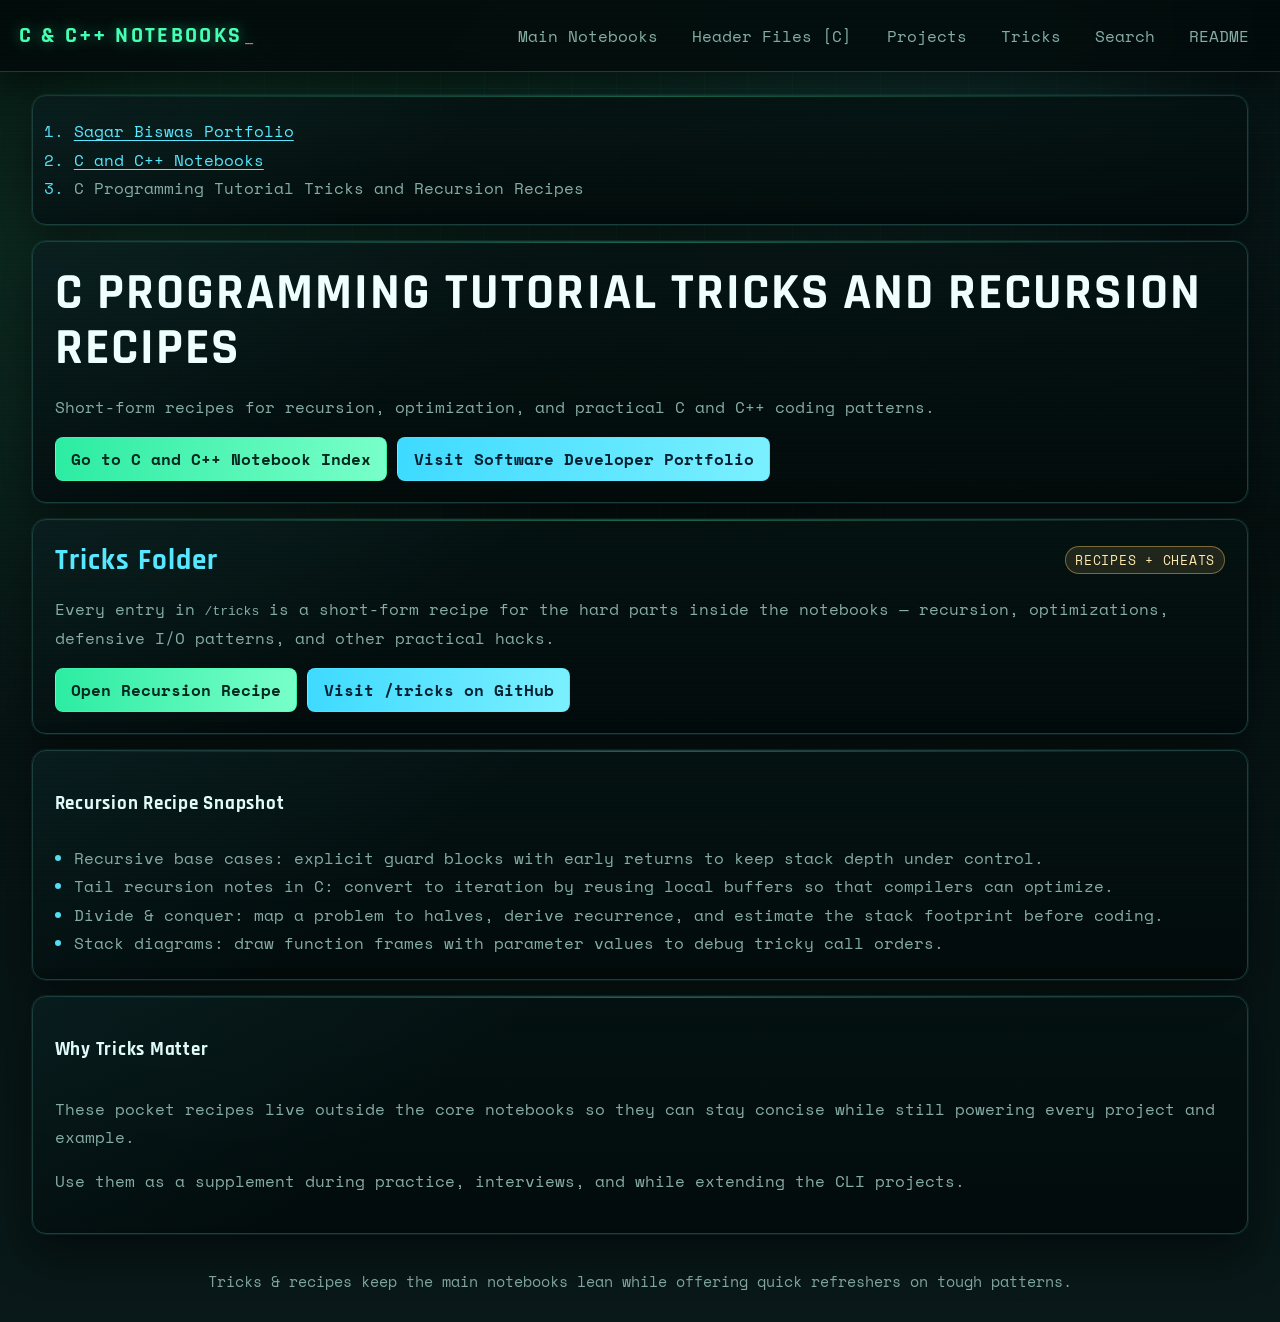
<file: docs/pages/tricks.html>
<!doctype html>
<html lang="en">

<head>
    <meta charset="utf-8">
    <meta name="viewport" content="width=device-width, initial-scale=1">
    <title>C Programming Tutorial Tricks and Recursion Recipes</title>
    <meta name="description"
        content="C programming tutorial tricks and recursion recipes with practical shortcuts for C and C++ notebook learners.">
    <meta name="robots" content="index,follow,max-image-preview:large">
    <link rel="canonical" href="https://sagarbiswas-multihat.github.io/C_Cpp-Notebooks/pages/tricks.html">
    <link rel="alternate" type="application/atom+xml" title="C and C++ Notebooks — Sagar Biswas"
        href="https://sagarbiswas-multihat.github.io/C_Cpp-Notebooks/feed.xml">
    <script type="application/ld+json">
            {
                "@context": "https://schema.org",
                "@type": "BreadcrumbList",
                "itemListElement": [
                    {
                        "@type": "ListItem",
                        "position": 1,
                        "name": "Sagar Biswas Portfolio",
                        "item": "https://sagarbiswas-multihat.github.io/"
                    },
                    {
                        "@type": "ListItem",
                        "position": 2,
                        "name": "C and C++ Notebooks",
                        "item": "https://sagarbiswas-multihat.github.io/C_Cpp-Notebooks/"
                    },
                    {
                        "@type": "ListItem",
                        "position": 3,
                        "name": "C Programming Tutorial Tricks and Recursion Recipes",
                        "item": "https://sagarbiswas-multihat.github.io/C_Cpp-Notebooks/pages/tricks.html"
                    }
                ]
            }
        </script>
    <script type="application/ld+json">
            {
                "@context": "https://schema.org",
                "@type": "TechArticle",
                "headline": "C Programming Tutorial Tricks and Recursion Recipes",
                "description": "C programming tutorial tricks and recursion recipes with practical shortcuts for C and C++ notebook learners.",
                "author": {
                    "@type": "Person",
                    "name": "Sagar Biswas",
                    "url": "https://sagarbiswas-multihat.github.io/"
                },
                "publisher": {
                    "@type": "Person",
                    "name": "Sagar Biswas"
                },
                "datePublished": "2026-03-15",
                "dateModified": "2026-03-15",
                "mainEntityOfPage": "https://sagarbiswas-multihat.github.io/C_Cpp-Notebooks/pages/tricks.html",
                "keywords": "C programming tutorial, C++ notes, C language examples for beginners",
                "articleSection": "C and C++ Notebooks"
            }
        </script>
    <link rel="stylesheet" href="../assets/css/main.css">
</head>

<body>
    <div class="scanline" aria-hidden="true"></div>
    <header class="topbar">
        <a class="brand" href="../index.html">C & C++ Notebooks</a>
        <button class="menu-btn" aria-label="Toggle menu">Menu</button>
        <nav class="main-nav">
            <a href="notebooks.html">Main Notebooks</a>
            <a href="headers.html">Header Files [C]</a>
            <a href="projects.html">Projects</a>
            <a href="tricks.html">Tricks</a>
            <a href="search.html">Search</a>
            <a href="../../README.md">README</a>
        </nav>
    </header>

    <main>
        <nav aria-label="Breadcrumb" class="panel reveal" style="margin-bottom: 1rem;">
            <ol class="project-list">
                <li><a href="https://sagarbiswas-multihat.github.io/">Sagar Biswas Portfolio</a></li>
                <li><a href="https://sagarbiswas-multihat.github.io/C_Cpp-Notebooks/">C and C++ Notebooks</a></li>
                <li>C Programming Tutorial Tricks and Recursion Recipes</li>
            </ol>
        </nav>

        <section class="panel reveal">
            <h1>C Programming Tutorial Tricks and Recursion Recipes</h1>
            <p class="muted">Short-form recipes for recursion, optimization, and practical C and C++ coding patterns.
            </p>
            <div class="card-actions">
                <a class="btn" href="https://sagarbiswas-multihat.github.io/C_Cpp-Notebooks/">Go to C and C++ Notebook
                    Index</a>
                <a class="btn btn-alt" href="https://sagarbiswas-multihat.github.io/">Visit Software Developer
                    Portfolio</a>
            </div>
        </section>

        <section class="panel reveal">
            <div class="section-heading">
                <h2>Tricks Folder</h2>
                <span class="badge">Recipes + Cheats</span>
            </div>
            <p class="muted">Every entry in <code>/tricks</code> is a short-form recipe for the hard parts inside the
                notebooks — recursion, optimizations, defensive I/O patterns, and other practical hacks.</p>
            <div class="card-actions">
                <a class="btn" target="_blank" rel="noreferrer"
                    href="https://raw.githubusercontent.com/SagarBiswas-MultiHAT/C_Cpp-Notebooks/main/tricks/recursion.pdf">Open
                    Recursion Recipe</a>
                <a class="btn btn-alt" target="_blank" rel="noreferrer"
                    href="https://github.com/SagarBiswas-MultiHAT/C_Cpp-Notebooks/tree/main/tricks">Visit /tricks on
                    GitHub</a>
            </div>
        </section>

        <section class="panel reveal">
            <div class="section-heading">
                <h3>Recursion Recipe Snapshot</h3>
            </div>
            <ul class="project-list">
                <li>Recursive base cases: explicit guard blocks with early returns to keep stack depth under control.
                </li>
                <li>Tail recursion notes in C: convert to iteration by reusing local buffers so that compilers can
                    optimize.</li>
                <li>Divide & conquer: map a problem to halves, derive recurrence, and estimate the stack footprint
                    before coding.</li>
                <li>Stack diagrams: draw function frames with parameter values to debug tricky call orders.</li>
            </ul>
        </section>

        <section class="panel reveal">
            <div class="section-heading">
                <h3>Why Tricks Matter</h3>
            </div>
            <p class="muted">These pocket recipes live outside the core notebooks so they can stay concise while still
                powering every project and example.</p>
            <p class="muted">Use them as a supplement during practice, interviews, and while extending the CLI projects.
            </p>
        </section>
    </main>

    <footer>
        <p>Tricks & recipes keep the main notebooks lean while offering quick refreshers on tough patterns.</p>
    </footer>

    <script src="../assets/js/main.js"></script>
</body>

</html>
</file>
<file: docs/assets/css/main.css>
@import url("https://fonts.googleapis.com/css2?family=Rajdhani:wght@500;700&family=Space+Mono:wght@400;700&display=swap");

:root {
  --bg-0: #020706;
  --bg-1: #061212;
  --bg-2: #091818;
  --panel: rgba(5, 18, 18, 0.84);
  --panel-strong: rgba(2, 11, 11, 0.96);
  --line: #1a3f3d;
  --line-strong: #2c6d69;
  --text: #d6eee9;
  --muted: #86ada5;
  --green: #44ffb3;
  --cyan: #56e8ff;
  --amber: #ffd26a;
  --danger: #ff5f6d;
}

* {
  box-sizing: border-box;
}

html,
body {
  min-height: 100%;
}

body {
  margin: 0;
  font-family: "Space Mono", "IBM Plex Mono", "Fira Code", monospace;
  color: var(--text);
  background:
    radial-gradient(circle at 78% 2%, rgba(86, 232, 255, 0.1), transparent 35%),
    radial-gradient(circle at 10% 18%, rgba(68, 255, 179, 0.14), transparent 33%),
    linear-gradient(180deg, var(--bg-0), var(--bg-1) 54%, var(--bg-2));
  position: relative;
}

body::before,
body::after {
  content: "";
  position: fixed;
  inset: 0;
  pointer-events: none;
  z-index: -1;
}

body::before {
  background-image:
    linear-gradient(rgba(40, 103, 99, 0.09) 1px, transparent 1px),
    linear-gradient(90deg, rgba(40, 103, 99, 0.09) 1px, transparent 1px);
  background-size: 44px 44px;
  mask-image: radial-gradient(circle at 50% 0%, black 15%, transparent 85%);
}

body::after {
  background: radial-gradient(circle at 50% -12%, rgba(68, 255, 179, 0.26), transparent 55%);
  opacity: 0.5;
}

a {
  color: var(--cyan);
  text-decoration-thickness: 1px;
  text-underline-offset: 0.17em;
}

a:hover,
a:focus-visible {
  color: var(--green);
}

a:focus-visible,
button:focus-visible,
input:focus-visible {
  outline: 2px solid rgba(86, 232, 255, 0.8);
  outline-offset: 2px;
}

.scanline {
  pointer-events: none;
  position: fixed;
  inset: 0;
  z-index: 40;
  opacity: 0.11;
  mix-blend-mode: screen;
  background: repeating-linear-gradient(to bottom,
      rgba(255, 255, 255, 0.03) 0,
      rgba(255, 255, 255, 0.03) 1px,
      transparent 2px,
      transparent 4px);
  animation: scan-drift 14s linear infinite;
}

.topbar {
  position: sticky;
  top: 0;
  z-index: 30;
  display: flex;
  gap: 1rem;
  align-items: center;
  justify-content: space-between;
  padding: 1rem 1.2rem;
  background: rgba(2, 10, 10, 0.86);
  border-bottom: 1px solid rgba(68, 255, 179, 0.22);
  backdrop-filter: blur(10px);
  box-shadow: 0 12px 30px rgba(0, 0, 0, 0.46);
}

.brand {
  text-decoration: none;
  font-family: "Rajdhani", "Arial Narrow", sans-serif;
  font-size: clamp(1.1rem, 2.3vw, 1.35rem);
  font-weight: 700;
  text-transform: uppercase;
  letter-spacing: 0.11em;
  color: var(--green);
  text-shadow: 0 0 14px rgba(68, 255, 179, 0.44);
  position: relative;
}

.brand::after {
  content: "_";
  color: var(--danger);
  margin-left: 0.16rem;
  animation: cursor-blink 1.2s steps(1) infinite;
}

.main-nav {
  display: flex;
  flex-wrap: wrap;
  gap: 0.72rem;
}

.main-nav a {
  text-decoration: none;
  color: var(--muted);
  border: 1px solid transparent;
  border-radius: 8px;
  padding: 0.42rem 0.65rem;
  transition: color 0.24s ease, border-color 0.24s ease, background 0.24s ease;
}

.main-nav a:hover,
.main-nav a:focus-visible {
  border-color: var(--line-strong);
  color: var(--text);
  background: rgba(68, 255, 179, 0.08);
}

.menu-btn {
  display: none;
  color: var(--text);
  background: rgba(3, 14, 14, 0.75);
  border: 1px solid var(--line);
  border-radius: 8px;
  padding: 0.4rem 0.62rem;
  font: inherit;
}

main {
  position: relative;
  z-index: 1;
  width: 95%;
  margin: 1.4rem auto 2.2rem;
}

.hero,
.panel {
  border: 1px solid var(--line);
  border-radius: 14px;
  padding: clamp(1rem, 2.2vw, 1.35rem);
  margin-bottom: 1rem;
  background:
    linear-gradient(140deg, rgba(86, 232, 255, 0.05), transparent 35%),
    linear-gradient(180deg, var(--panel), var(--panel-strong));
  box-shadow:
    0 0 0 1px rgba(86, 232, 255, 0.08),
    0 20px 44px rgba(0, 0, 0, 0.48);
  position: relative;
  overflow: hidden;
}

.panel::before,
.hero::before {
  content: "";
  position: absolute;
  top: 0;
  left: 0;
  width: 100%;
  height: 1px;
  background: linear-gradient(90deg, transparent, rgba(68, 255, 179, 0.65), transparent);
  opacity: 0.55;
}

.hero {
  min-height: 320px;
  display: grid;
  align-content: center;
  gap: 0.55rem;
  background:
    radial-gradient(circle at 84% 12%, rgba(255, 95, 109, 0.2), transparent 24%),
    radial-gradient(circle at 18% 85%, rgba(68, 255, 179, 0.2), transparent 25%),
    linear-gradient(180deg, rgba(5, 21, 21, 0.88), rgba(4, 12, 13, 0.98));
}

.terminal-tag {
  margin: 0;
  color: var(--green);
  letter-spacing: 0.05em;
  text-shadow: 0 0 14px rgba(68, 255, 179, 0.38);
}

h1,
h2,
h3 {
  font-family: "Rajdhani", "Arial Narrow", sans-serif;
  letter-spacing: 0.04em;
}

h1 {
  margin: 0.12rem 0 0.66rem;
  font-size: clamp(1.8rem, 4.3vw, 3.2rem);
  line-height: 1.08;
  text-transform: uppercase;
  color: #eefffd;
}

h2 {
  margin: 0;
  color: var(--cyan);
  font-size: clamp(1.3rem, 2.5vw, 1.8rem);
}

h3 {
  color: #dffaf7;
}

.hero-copy,
.muted,
.list-sub,
p {
  color: var(--muted);
  line-height: 1.75;
}

.section-heading {
  display: flex;
  flex-wrap: wrap;
  gap: 0.5rem;
  align-items: center;
  justify-content: space-between;
  margin-bottom: 0.65rem;
}

.badge {
  color: #ffe8ad;
  border: 1px solid rgba(255, 210, 106, 0.4);
  background: rgba(255, 210, 106, 0.11);
  border-radius: 999px;
  font-size: 0.79rem;
  letter-spacing: 0.06em;
  text-transform: uppercase;
  padding: 0.22rem 0.58rem;
}

.cta-row,
.card-actions {
  display: flex;
  flex-wrap: wrap;
  gap: 0.65rem;
}

.btn {
  display: inline-block;
  text-decoration: none;
  background: linear-gradient(90deg, #2ceca2, #78ffc9);
  color: #01291f;
  font-weight: 700;
  border-radius: 8px;
  padding: 0.57rem 0.95rem;
  border: 1px solid rgba(68, 255, 179, 0.45);
  transition: transform 0.16s ease, box-shadow 0.2s ease, filter 0.2s ease;
}

.btn:hover,
.btn:focus-visible {
  transform: translateY(-2px);
  filter: brightness(1.04);
  box-shadow:
    0 0 0 1px rgba(68, 255, 179, 0.38),
    0 0 22px rgba(68, 255, 179, 0.22);
}

.btn-alt {
  background: linear-gradient(90deg, #3edaff, #7af0ff);
  border-color: rgba(86, 232, 255, 0.48);
  color: #042131;
}

.grid {
  display: grid;
  grid-template-columns: repeat(auto-fit, minmax(235px, 1fr));
  gap: 0.9rem;
}

.card {
  border: 1px solid rgba(44, 109, 105, 0.72);
  border-radius: 12px;
  padding: 0.95rem;
  background:
    linear-gradient(170deg, rgba(86, 232, 255, 0.07), transparent 35%),
    rgba(3, 15, 16, 0.84);
  transition: transform 0.2s ease, border-color 0.2s ease;
}

.card:hover {
  transform: translateY(-2px);
  border-color: rgba(68, 255, 179, 0.68);
}

.card h3 {
  margin-top: 0.1rem;
}

.project-list {
  margin: 0;
  padding-left: 1.2rem;
  line-height: 1.78;
  color: var(--muted);
}

.project-list li::marker {
  color: rgba(86, 232, 255, 0.95);
}

.search-wrap {
  display: flex;
  gap: 0.5rem;
  flex-wrap: wrap;
  margin: 0.9rem 0 0.7rem;
}

.search-wrap input {
  flex: 1 1 260px;
  background: rgba(2, 12, 13, 0.94);
  border: 1px solid rgba(44, 109, 105, 0.9);
  color: var(--text);
  padding: 0.62rem 0.72rem;
  border-radius: 8px;
  font: inherit;
}

.search-results {
  margin-top: 0.8rem;
  display: grid;
  gap: 0.75rem;
}

.search-item {
  border: 1px solid rgba(44, 109, 105, 0.92);
  border-radius: 10px;
  padding: 0.8rem;
  background: rgba(3, 13, 14, 0.88);
}

footer {
  width: min(1140px, 92vw);
  margin: 0 auto 1.75rem;
  font-size: 0.91rem;
  color: var(--muted);
  text-align: center;
}

.reveal {
  opacity: 0;
  transform: translateY(14px) scale(0.99);
  transition: opacity 0.52s ease, transform 0.52s ease;
}

.reveal.in {
  opacity: 1;
  transform: translateY(0) scale(1);
}

.reveal:nth-of-type(2) {
  transition-delay: 0.05s;
}

.reveal:nth-of-type(3) {
  transition-delay: 0.1s;
}

.reveal:nth-of-type(4) {
  transition-delay: 0.14s;
}

.reveal:nth-of-type(5) {
  transition-delay: 0.18s;
}

@keyframes scan-drift {
  from {
    transform: translateY(0);
  }

  to {
    transform: translateY(4px);
  }
}

@keyframes cursor-blink {

  0%,
  48% {
    opacity: 1;
  }

  50%,
  100% {
    opacity: 0.18;
  }
}

@media (max-width: 860px) {
  .menu-btn {
    display: inline-block;
  }

  .main-nav {
    display: none;
    position: absolute;
    top: 60px;
    right: 1rem;
    width: min(292px, 88vw);
    border: 1px solid var(--line);
    border-radius: 10px;
    padding: 0.72rem;
    background: rgba(1, 9, 9, 0.98);
  }

  .main-nav.open {
    display: grid;
  }

  .main-nav a {
    margin: 0;
  }

  .hero {
    min-height: 260px;
  }
}

@media (max-width: 560px) {
  h1 {
    letter-spacing: 0.03em;
  }

  .topbar {
    padding: 0.88rem 0.9rem;
  }

  main {
    width: min(1140px, 94vw);
  }
}

@media (prefers-reduced-motion: reduce) {
  * {
    animation: none !important;
    transition: none !important;
  }
}
</file>
